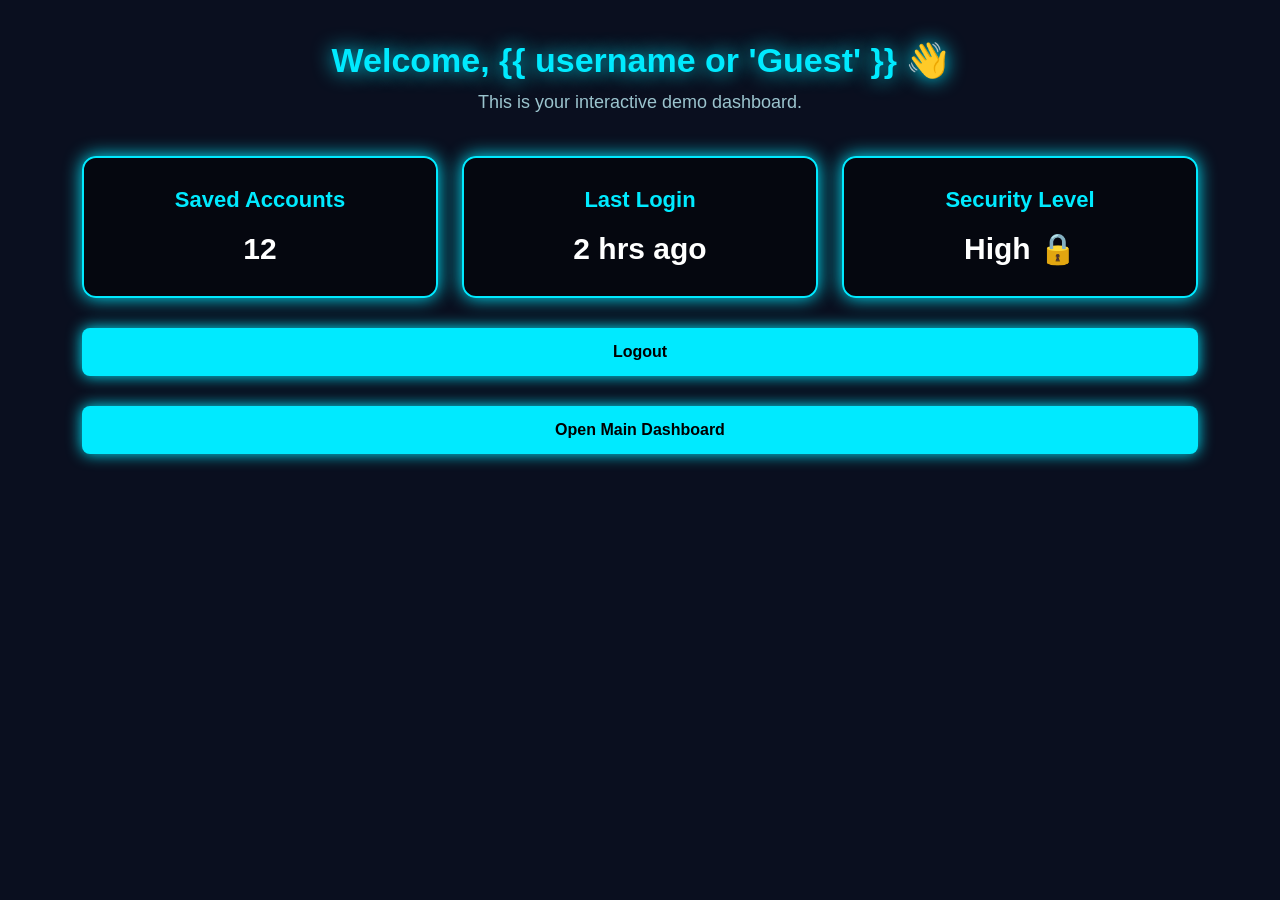
<file: templates/demo_dashboard.html>
<!DOCTYPE html>
<html lang="en">
<head>
    <meta charset="UTF-8">
    <title>Demo Dashboard</title>
    <link href="https://cdn.jsdelivr.net/npm/bootstrap@5.3.0/dist/css/bootstrap.min.css" rel="stylesheet">

    <style>
        body {
            background: #0a0f1f;
            color: white;
            font-family: "Roboto", sans-serif;
            padding: 40px;
        }

        .welcome-title {
            font-size: 34px;
            font-weight: 700;
            color: #00eaff;
            text-shadow: 0 0 20px #00eaff;
            animation: pulse 2.5s infinite ease-in-out;
            text-align: center;
        }

        @keyframes pulse {
            0% { opacity: 0.9; }
            50% { opacity: 1; }
            100% { opacity: 0.9; }
        }

        .subtitle {
            text-align: center;
            color: #9bc4ce;
            margin-bottom: 40px;
            font-size: 18px;
        }

        .card-neon {
            background: rgba(0,0,0,0.5);
            border: 2px solid #00eaff;
            border-radius: 14px;
            padding: 25px;
            text-align: center;
            box-shadow: 0 0 18px #00eaff;
            transition: 0.3s;
        }

        .card-neon:hover {
            box-shadow: 0 0 40px #00eaff, 0 0 70px #00eaff;
            transform: translateY(-3px);
        }

        .card-title {
            font-size: 22px;
            font-weight: 600;
            color: #00eaff;
        }

        .card-value {
            font-size: 30px;
            font-weight: bold;
            margin-top: 10px;
        }

        .btn-neon {
            margin-top: 30px;
            display: block;
            background: #00eaff;
            color: black;
            font-weight: bold;
            border: none;
            padding: 12px;
            border-radius: 8px;
            box-shadow: 0 0 15px #00eaff;
            text-align: center;
            text-decoration: none;
        }

        .btn-neon:hover {
            box-shadow: 0 0 30px #00eaff, 0 0 50px #00eaff;
        }
    </style>
</head>
<body>

<!-- WELCOME SECTION -->
<h1 class="welcome-title">
    Welcome, {{ username or 'Guest' }} 👋
</h1>
<p class="subtitle">This is your interactive demo dashboard.</p>

<!-- STAT CARDS -->
<div class="container">
    <div class="row g-4">

        <div class="col-md-4">
            <div class="card-neon">
                <div class="card-title">Saved Accounts</div>
                <div class="card-value">12</div>
            </div>
        </div>

        <div class="col-md-4">
            <div class="card-neon">
                <div class="card-title">Last Login</div>
                <div class="card-value">2 hrs ago</div>
            </div>
        </div>

        <div class="col-md-4">
            <div class="card-neon">
                <div class="card-title">Security Level</div>
                <div class="card-value">High 🔒</div>
            </div>
        </div>

    </div>
</div>

<!-- BUTTONS -->
<div class="container mt-4 text-center">
    <a href="/demo-login" class="btn-neon">Logout</a>
    <a href="/" class="btn-neon">Open Main Dashboard</a>
</div>

</body>
</html>
</file>
